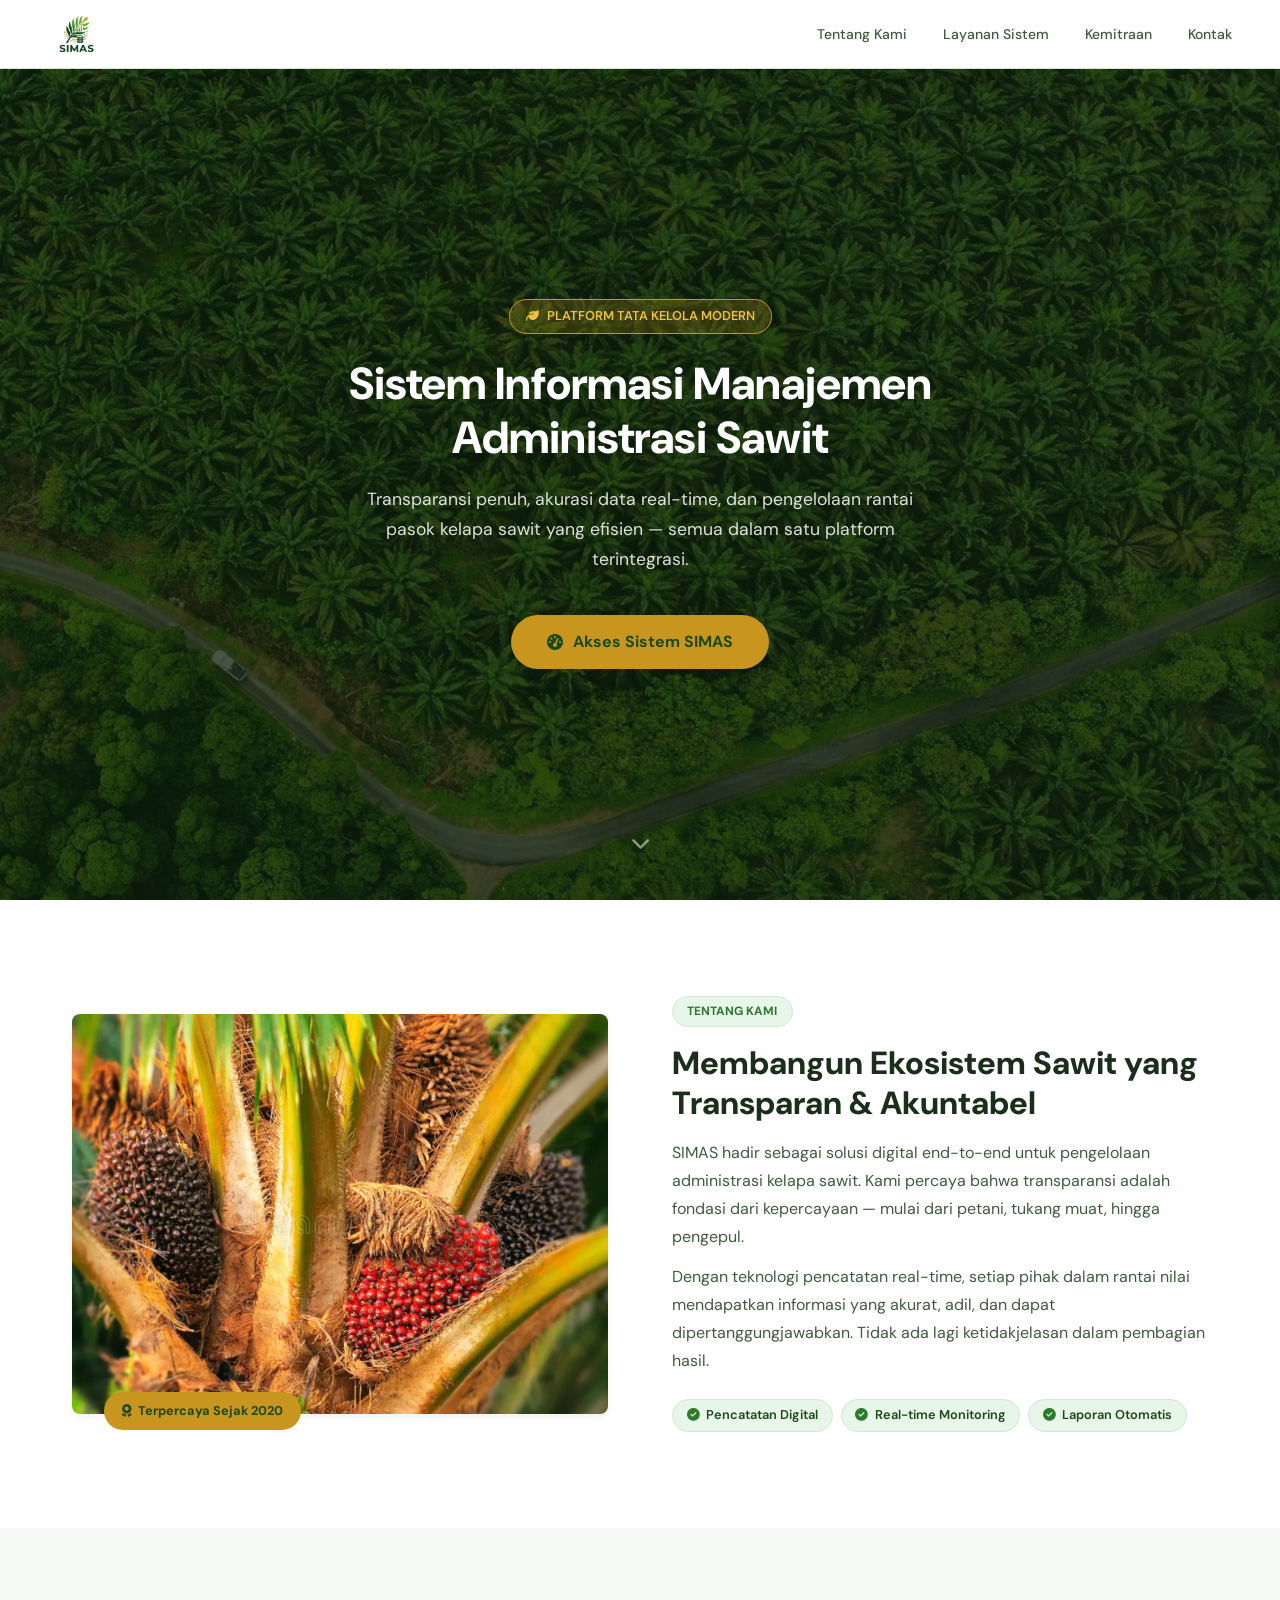
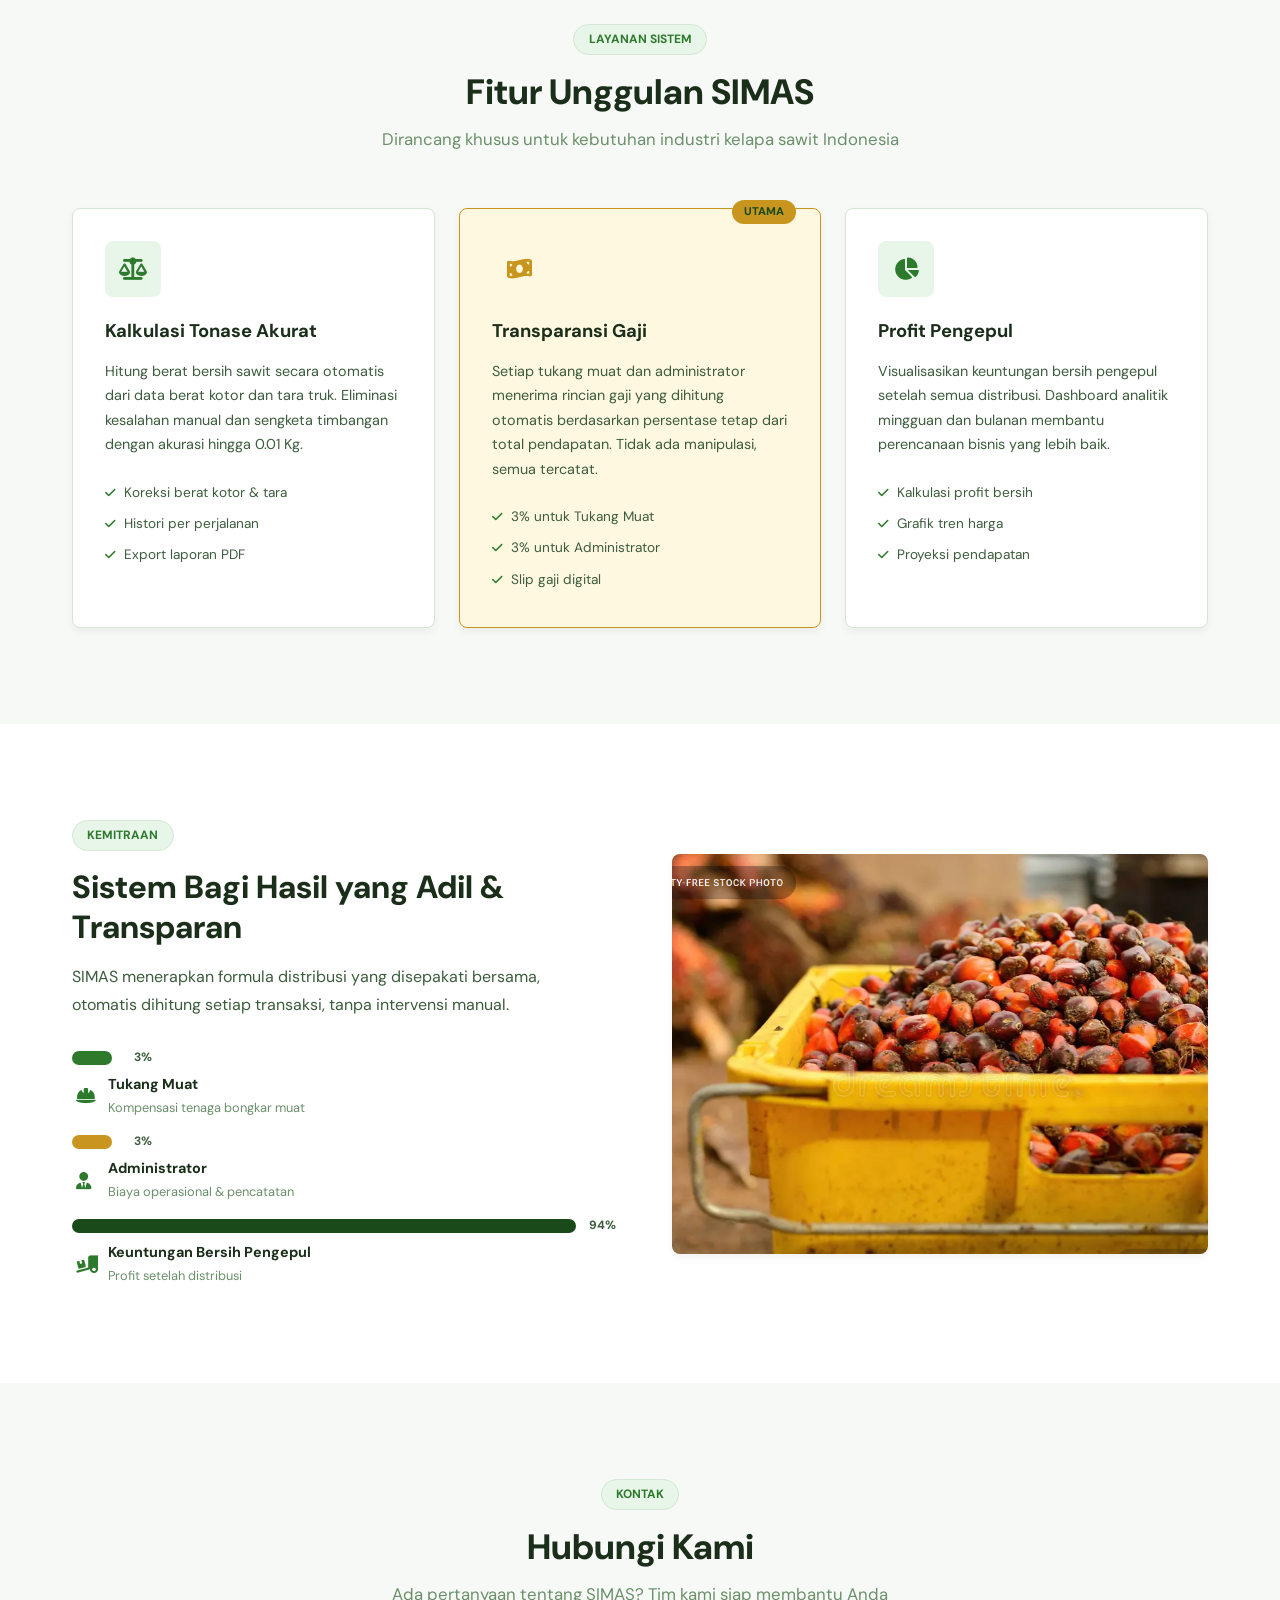
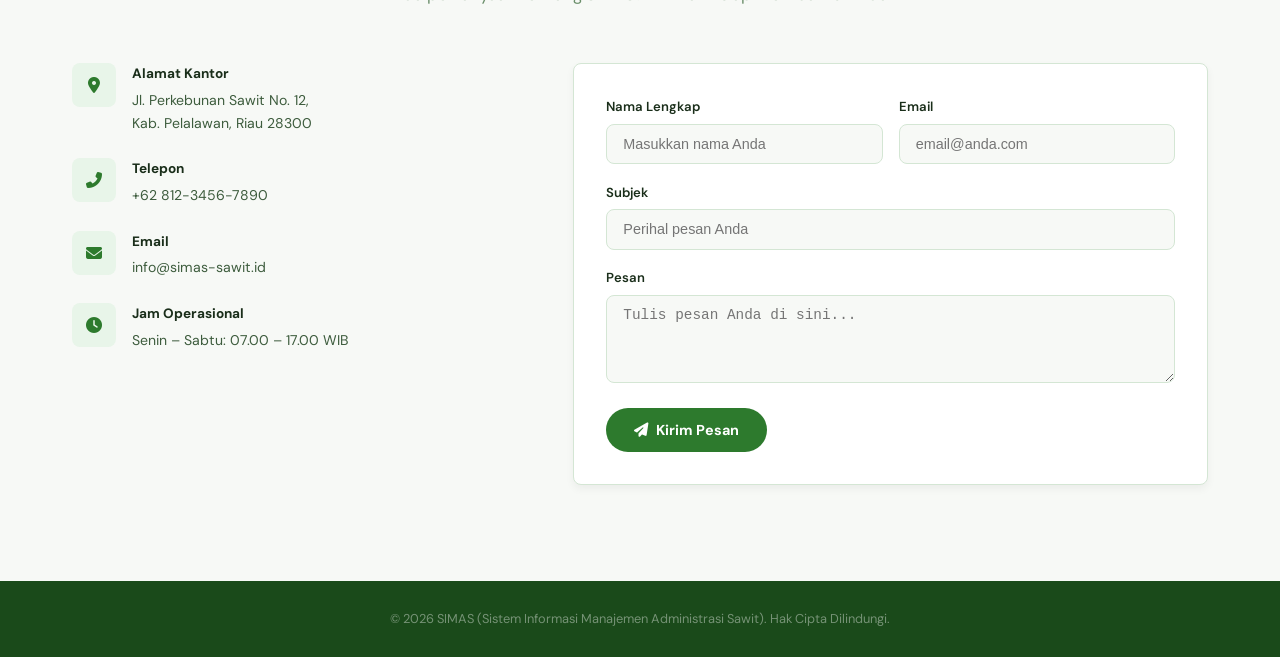
<file: index.html>
<!doctype html>
<html lang="id">
  <head>
    <meta charset="UTF-8" />
    <meta name="viewport" content="width=device-width, initial-scale=1.0" />
    <title>SIMAS – Sistem Informasi Manajemen Administrasi Sawit</title>
    <link rel="stylesheet" href="style.css" />
    <link
      rel="stylesheet"
      href="https://cdnjs.cloudflare.com/ajax/libs/font-awesome/6.5.0/css/all.min.css"
    />
    <link
      href="https://fonts.googleapis.com/css2?family=Playfair+Display:wght@700;800&family=DM+Sans:wght@300;400;500;600&display=swap"
      rel="stylesheet"
    />
  </head>
  <body>
    <!-- NAVBAR -->
    <header class="navbar" id="top">
      <div class="nav-inner">
        <a href="#top" class="nav-logo">
          <img src="logo-simas.png" />
        </a>
        <button class="nav-toggle" id="navToggle" aria-label="Toggle menu">
          <i class="fas fa-bars"></i>
        </button>
        <nav class="nav-links" id="navLinks">
          <a href="#tentang">Tentang Kami</a>
          <a href="#layanan">Layanan Sistem</a>
          <a href="#kemitraan">Kemitraan</a>
          <a href="#kontak">Kontak</a>
        </nav>
      </div>
    </header>

    <main>
      <!-- HERO -->
      <section class="hero" id="hero">
        <div class="hero-overlay"></div>
        <img
          src="atas-awan.jpg.jpeg"
          alt="Perkebunan Sawit"
          class="hero-bg-img"
        />
        <div class="hero-content">
          <span class="hero-badge"
            ><i class="fas fa-leaf"></i> Platform Tata Kelola Modern</span
          >
          <h1>Sistem Informasi Manajemen<br />Administrasi Sawit</h1>
          <p class="hero-sub">
            Transparansi penuh, akurasi data real-time, dan pengelolaan rantai
            pasok kelapa sawit yang efisien — semua dalam satu platform
            terintegrasi.
          </p>
          <a href="dashboard.html" class="btn-cta">
            <i class="fas fa-tachometer-alt"></i>
            Akses Sistem SIMAS
          </a>
        </div>
        <div class="hero-scroll-hint">
          <i class="fas fa-chevron-down"></i>
        </div>
      </section>

      <!-- TENTANG KAMI -->
      <section class="section" id="tentang">
        <div class="container">
          <div class="section-grid reverse">
            <div class="section-text">
              <span class="section-tag">Tentang Kami</span>
              <h2>Membangun Ekosistem Sawit yang Transparan & Akuntabel</h2>
              <p>
                SIMAS hadir sebagai solusi digital end-to-end untuk pengelolaan
                administrasi kelapa sawit. Kami percaya bahwa transparansi
                adalah fondasi dari kepercayaan — mulai dari petani, tukang
                muat, hingga pengepul.
              </p>
              <p>
                Dengan teknologi pencatatan real-time, setiap pihak dalam rantai
                nilai mendapatkan informasi yang akurat, adil, dan dapat
                dipertanggungjawabkan. Tidak ada lagi ketidakjelasan dalam
                pembagian hasil.
              </p>
              <div class="feature-pills">
                <span
                  ><i class="fas fa-check-circle"></i> Pencatatan Digital</span
                >
                <span
                  ><i class="fas fa-check-circle"></i> Real-time
                  Monitoring</span
                >
                <span
                  ><i class="fas fa-check-circle"></i> Laporan Otomatis</span
                >
              </div>
            </div>
            <div class="section-image">
              <img src="pohon-sawit.png" alt="Kebun Sawit" />
              <div class="img-badge">
                <i class="fas fa-award"></i> Terpercaya Sejak 2020
              </div>
            </div>
          </div>
        </div>
      </section>

      <!-- LAYANAN SISTEM -->
      <section class="section bg-light" id="layanan">
        <div class="container">
          <div class="section-header">
            <span class="section-tag">Layanan Sistem</span>
            <h2>Fitur Unggulan SIMAS</h2>
            <p>
              Dirancang khusus untuk kebutuhan industri kelapa sawit Indonesia
            </p>
          </div>
          <div class="cards-grid">
            <div class="feature-card">
              <div class="card-icon green">
                <i class="fas fa-balance-scale"></i>
              </div>
              <h3>Kalkulasi Tonase Akurat</h3>
              <p>
                Hitung berat bersih sawit secara otomatis dari data berat kotor
                dan tara truk. Eliminasi kesalahan manual dan sengketa timbangan
                dengan akurasi hingga 0.01 Kg.
              </p>
              <ul class="card-list">
                <li><i class="fas fa-check"></i> Koreksi berat kotor & tara</li>
                <li><i class="fas fa-check"></i> Histori per perjalanan</li>
                <li><i class="fas fa-check"></i> Export laporan PDF</li>
              </ul>
            </div>
            <div class="feature-card featured">
              <div class="card-badge">Utama</div>
              <div class="card-icon gold">
                <i class="fas fa-money-bill-wave"></i>
              </div>
              <h3>Transparansi Gaji</h3>
              <p>
                Setiap tukang muat dan administrator menerima rincian gaji yang
                dihitung otomatis berdasarkan persentase tetap dari total
                pendapatan. Tidak ada manipulasi, semua tercatat.
              </p>
              <ul class="card-list">
                <li><i class="fas fa-check"></i> 3% untuk Tukang Muat</li>
                <li><i class="fas fa-check"></i> 3% untuk Administrator</li>
                <li><i class="fas fa-check"></i> Slip gaji digital</li>
              </ul>
            </div>
            <div class="feature-card">
              <div class="card-icon green">
                <i class="fas fa-chart-pie"></i>
              </div>
              <h3>Profit Pengepul</h3>
              <p>
                Visualisasikan keuntungan bersih pengepul setelah semua
                distribusi. Dashboard analitik mingguan dan bulanan membantu
                perencanaan bisnis yang lebih baik.
              </p>
              <ul class="card-list">
                <li><i class="fas fa-check"></i> Kalkulasi profit bersih</li>
                <li><i class="fas fa-check"></i> Grafik tren harga</li>
                <li><i class="fas fa-check"></i> Proyeksi pendapatan</li>
              </ul>
            </div>
          </div>
        </div>
      </section>

      <!-- KEMITRAAN -->
      <section class="section" id="kemitraan">
        <div class="container">
          <div class="section-grid">
            <div class="section-text">
              <span class="section-tag">Kemitraan</span>
              <h2>Sistem Bagi Hasil yang Adil & Transparan</h2>
              <p>
                SIMAS menerapkan formula distribusi yang disepakati bersama,
                otomatis dihitung setiap transaksi, tanpa intervensi manual.
              </p>
              <div class="distribution-chart">
                <div class="dist-item">
                  <div
                    class="dist-bar"
                    style="--pct: 3%; --color: var(--green-mid)"
                  >
                    <span class="dist-pct">3%</span>
                  </div>
                  <div class="dist-label">
                    <i class="fas fa-hard-hat"></i>
                    <div>
                      <strong>Tukang Muat</strong>
                      <small>Kompensasi tenaga bongkar muat</small>
                    </div>
                  </div>
                </div>
                <div class="dist-item">
                  <div class="dist-bar" style="--pct: 3%; --color: var(--gold)">
                    <span class="dist-pct">3%</span>
                  </div>
                  <div class="dist-label">
                    <i class="fas fa-user-tie"></i>
                    <div>
                      <strong>Administrator</strong>
                      <small>Biaya operasional & pencatatan</small>
                    </div>
                  </div>
                </div>
                <div class="dist-item">
                  <div
                    class="dist-bar"
                    style="--pct: 94%; --color: var(--green-dark)"
                  >
                    <span class="dist-pct">94%</span>
                  </div>
                  <div class="dist-label">
                    <i class="fas fa-truck-loading"></i>
                    <div>
                      <strong>Keuntungan Bersih Pengepul</strong>
                      <small>Profit setelah distribusi</small>
                    </div>
                  </div>
                </div>
              </div>
            </div>
            <div class="section-image">
              <img src="keranjang-sawit.png" alt="Buah Sawit" />
            </div>
          </div>
        </div>
      </section>

      <!-- KONTAK -->
      <section class="section bg-light" id="kontak">
        <div class="container">
          <div class="section-header">
            <span class="section-tag">Kontak</span>
            <h2>Hubungi Kami</h2>
            <p>Ada pertanyaan tentang SIMAS? Tim kami siap membantu Anda</p>
          </div>
          <div class="contact-grid">
            <div class="contact-info">
              <div class="contact-item">
                <div class="contact-icon">
                  <i class="fas fa-map-marker-alt"></i>
                </div>
                <div>
                  <strong>Alamat Kantor</strong>
                  <p>
                    Jl. Perkebunan Sawit No. 12,<br />Kab. Pelalawan, Riau 28300
                  </p>
                </div>
              </div>
              <div class="contact-item">
                <div class="contact-icon"><i class="fas fa-phone-alt"></i></div>
                <div>
                  <strong>Telepon</strong>
                  <p>+62 812-3456-7890</p>
                </div>
              </div>
              <div class="contact-item">
                <div class="contact-icon"><i class="fas fa-envelope"></i></div>
                <div>
                  <strong>Email</strong>
                  <p>info@simas-sawit.id</p>
                </div>
              </div>
              <div class="contact-item">
                <div class="contact-icon"><i class="fas fa-clock"></i></div>
                <div>
                  <strong>Jam Operasional</strong>
                  <p>Senin – Sabtu: 07.00 – 17.00 WIB</p>
                </div>
              </div>
            </div>
            <form class="contact-form" onsubmit="return false;">
              <div class="form-row">
                <div class="form-group">
                  <label>Nama Lengkap</label>
                  <input type="text" class="NamaLengkap" placeholder="Masukkan nama Anda" />
                </div>
                <div class="form-group">
                  <label>Email</label>
                  <input type="email" class="Email" placeholder="email@anda.com" />
                </div>
              </div>
              <div class="form-group">
                <label>Subjek</label>
                <input type="text" class="Subjek" placeholder="Perihal pesan Anda" />
              </div>
              <div class="form-group">
                <label>Pesan</label>
                <textarea
                  rows="4"
                  class="Pesan"
                  placeholder="Tulis pesan Anda di sini..."
                ></textarea>
              </div>
              <button type="submit" class="btn-submit">
                <i class="fas fa-paper-plane"></i> Kirim Pesan
              </button>
            </form>
          </div>
        </div>
      </section>
    </main>

    <!-- FOOTER -->
    <footer class="footer">
      <div class="footer-bottom">
        <p>
          &copy; 2026 SIMAS (Sistem Informasi Manajemen Administrasi Sawit). Hak
          Cipta Dilindungi.
        </p>
      </div>
    </footer>

    <script src="script.js"></script>
  </body>
</html>
</file>
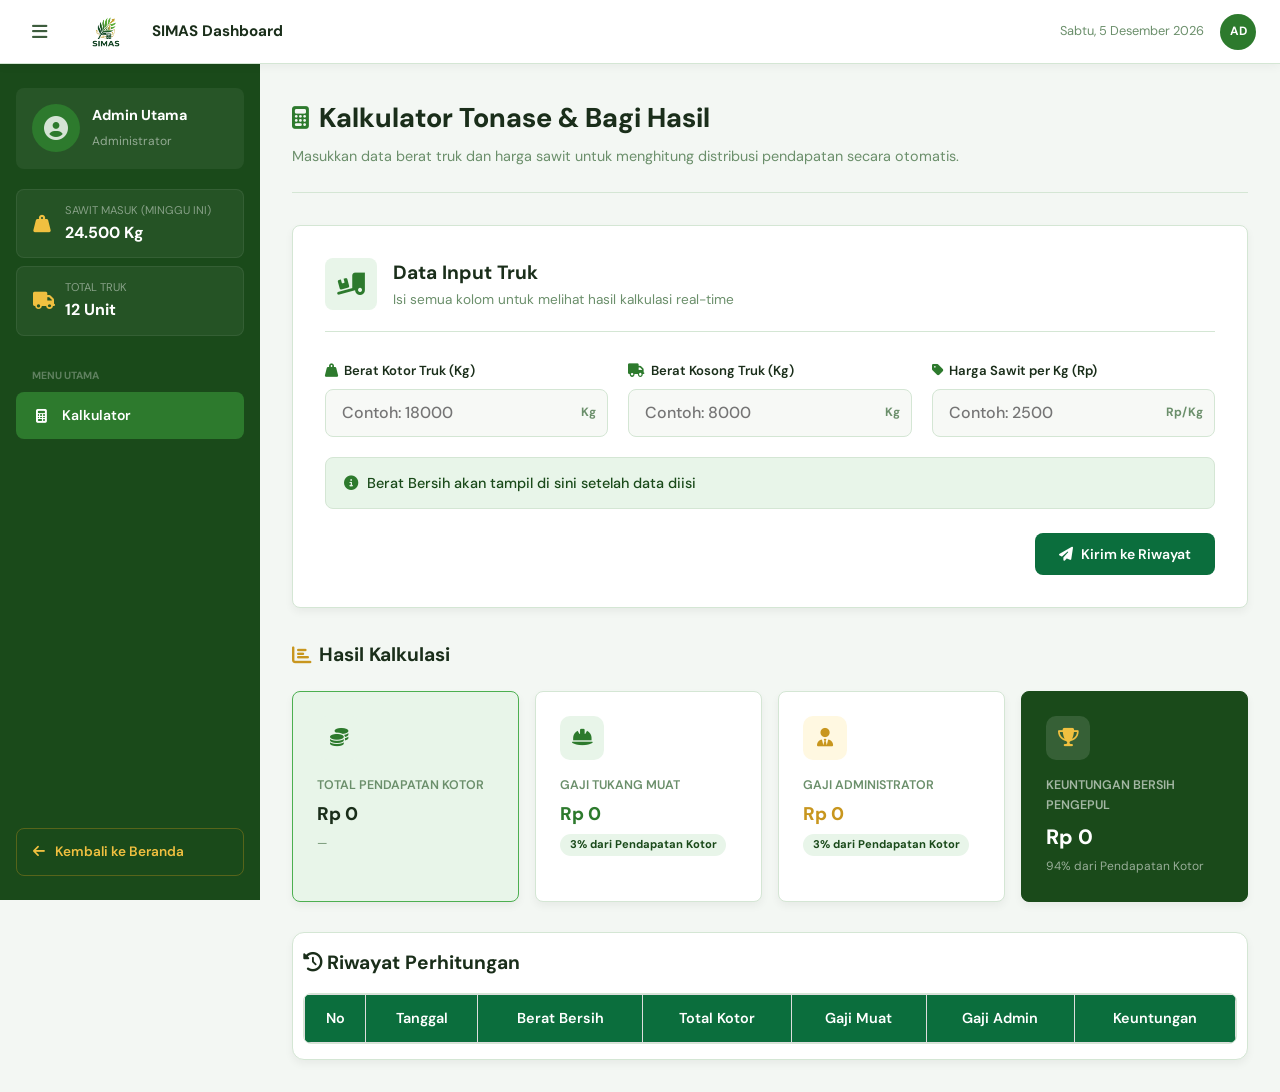
<file: dashboard.html>
<!doctype html>
<html lang="id">
  <head>
    <meta charset="UTF-8" />
    <meta name="viewport" content="width=device-width, initial-scale=1.0" />
    <title>Dashboard Kalkulator – SIMAS</title>
    <link rel="stylesheet" href="dashboard.css" />
    <link
      rel="stylesheet"
      href="https://cdnjs.cloudflare.com/ajax/libs/font-awesome/6.5.0/css/all.min.css"
    />
    <link
      href="https://fonts.googleapis.com/css2?family=Playfair+Display:wght@700;800&family=DM+Sans:wght@300;400;500;600&display=swap"
      rel="stylesheet"
    />
  </head>
  <body class="dashboard-page">
    <header class="dash-topbar">
      <button class="sidebar-toggle" id="sidebarToggle">
        <i class="fas fa-bars"></i>
      </button>
      <div class="dash-topbar-brand">
        <img src="logo-simas.png" alt="Logo SIMAS" />
        <span>SIMAS Dashboard</span>
      </div>
      <div class="dash-topbar-right">
        <span class="dash-date" id="dashDate"></span>
        <div class="dash-avatar">AD</div>
      </div>
    </header>

    <div class="dash-wrapper">
      <aside class="sidebar" id="sidebar">
        <div class="sidebar-profile">
          <div class="profile-avatar">
            <i class="fas fa-user-circle"></i>
          </div>
          <div class="profile-info">
            <strong>Admin Utama</strong>
            <small>Administrator</small>
          </div>
        </div>

        <div class="sidebar-stats">
          <div class="sstat">
            <i class="fas fa-weight-hanging"></i>
            <div>
              <small>Sawit Masuk (Minggu Ini)</small>
              <strong>24.500 Kg</strong>
            </div>
          </div>
          <div class="sstat">
            <i class="fas fa-truck"></i>
            <div>
              <small>Total Truk</small>
              <strong>12 Unit</strong>
            </div>
          </div>
        </div>

        <nav class="sidebar-nav">
          <p class="nav-section-label">Menu Utama</p>
          <a href="#" class="snav-item active">
            <i class="fas fa-calculator"></i> Kalkulator
          </a>
        </nav>

        <a href="index.html" class="sidebar-back-btn">
          <i class="fas fa-arrow-left"></i> Kembali ke Beranda
        </a>
      </aside>

      <main class="dash-main">
        <div class="dash-page-header">
          <div>
            <h1>
              <i class="fas fa-calculator"></i> Kalkulator Tonase & Bagi Hasil
            </h1>
            <p>
              Masukkan data berat truk dan harga sawit untuk menghitung
              distribusi pendapatan secara otomatis.
            </p>
          </div>
        </div>

        <section class="calc-section">
          <div class="calc-form-card">
            <div class="calc-form-header">
              <i class="fas fa-truck-loading"></i>
              <div>
                <h2>Data Input Truk</h2>
                <p>Isi semua kolom untuk melihat hasil kalkulasi real-time</p>
              </div>
            </div>

            <div class="calc-inputs">
              <div class="input-group-dash">
                <label for="beratKotor">
                  <i class="fas fa-weight-hanging"></i> Berat Kotor Truk (Kg)
                </label>
                <div class="input-wrap">
                  <input
                    type="number"
                    id="beratKotor"
                    placeholder="Contoh: 18000"
                    min="0"
                  />
                  <span class="input-unit">Kg</span>
                </div>
              </div>
              <div class="input-group-dash">
                <label for="beratKosong">
                  <i class="fas fa-truck"></i> Berat Kosong Truk (Kg)
                </label>
                <div class="input-wrap">
                  <input
                    type="number"
                    id="beratKosong"
                    placeholder="Contoh: 8000"
                    min="0"
                  />
                  <span class="input-unit">Kg</span>
                </div>
              </div>
              <div class="input-group-dash">
                <label for="hargaPerKg">
                  <i class="fas fa-tag"></i> Harga Sawit per Kg (Rp)
                </label>
                <div class="input-wrap">
                  <input
                    type="number"
                    id="hargaPerKg"
                    placeholder="Contoh: 2500"
                    min="0"
                  />
                  <span class="input-unit">Rp/Kg</span>
                </div>
              </div>
            </div>

            <div class="calc-berat-bersih" id="beratBersihDisplay">
              <i class="fas fa-info-circle"></i>
              <span>Berat Bersih akan tampil di sini setelah data diisi</span>
            </div>

            <div class="calc-btn-area">
              <button id="btnKirim" class="btn-kirim">
                <i class="fas fa-paper-plane"></i> Kirim ke Riwayat
              </button>
            </div>
          </div>
        </section>

        <section class="results-section" id="resultsSection">
          <h2 class="results-title">
            <i class="fas fa-chart-bar"></i> Hasil Kalkulasi
          </h2>
          <div class="results-grid">
            <div class="result-card primary-card">
              <div class="result-icon"><i class="fas fa-coins"></i></div>
              <div class="result-body">
                <span class="result-label">Total Pendapatan Kotor</span>
                <span class="result-value" id="totalKotor">Rp 0</span>
                <span class="result-sub" id="totalKotorSub">—</span>
              </div>
            </div>
            <div class="result-card">
              <div class="result-icon green">
                <i class="fas fa-hard-hat"></i>
              </div>
              <div class="result-body">
                <span class="result-label">Gaji Tukang Muat</span>
                <span class="result-value green" id="gajiMuat">Rp 0</span>
                <span class="result-badge">3% dari Pendapatan Kotor</span>
              </div>
            </div>
            <div class="result-card">
              <div class="result-icon gold">
                <i class="fas fa-user-tie"></i>
              </div>
              <div class="result-body">
                <span class="result-label">Gaji Administrator</span>
                <span class="result-value gold" id="gajiAdmin">Rp 0</span>
                <span class="result-badge">3% dari Pendapatan Kotor</span>
              </div>
            </div>
            <div class="result-card profit-card">
              <div class="result-icon dark"><i class="fas fa-trophy"></i></div>
              <div class="result-body">
                <span class="result-label">Keuntungan Bersih Pengepul</span>
                <span class="result-value big" id="keuntunganBersih">Rp 0</span>
                <span class="result-sub" id="keuntunganSub"
                  >94% dari Pendapatan Kotor</span
                >
              </div>
            </div>
          </div>

          <!-- Sebelum: langsung <table ...> -->
          <!-- Sesudah: Bungkus dengan div table-responsive -->
          <section class="history-section">
            <h2><i class="fas fa-history"></i> Riwayat Perhitungan</h2>

            <!-- BUNGKUS DI SINI -->
            <div class="table-responsive">
              <table class="history-table">
                <thead>
                  <tr>
                    <th>No</th>
                    <th>Tanggal</th>
                    <th>Berat Bersih</th>
                    <th>Total Kotor</th>
                    <th>Gaji Muat</th>
                    <th>Gaji Admin</th>
                    <th>Keuntungan</th>
                  </tr>
                </thead>
                <tbody id="historyBody"></tbody>
              </table>
            </div>
            <!-- BATAS BUNGKUS -->
          </section>
        </section>
      </main>
    </div>

    <script src="script.js"></script>
  </body>
</html>
</file>
<file: style.css>
/* === CSS VARIABLES === */
:root {
  --green-dark: #1a4a1a;
  --green-mid: #2d7a2d;
  --green-light: #4caf50;
  --green-pale: #e8f5e9;
  --gold: #c8961e;
  --gold-light: #f0c040;
  --gold-pale: #fff8e1;
  --white: #ffffff;
  --off-white: #f7f9f6;
  --text-dark: #1a2e1a;
  --text-mid: #3d5c3d;
  --text-light: #6b8f6b;
  --border: #d4e6d4;
  --shadow: 0 4px 8px rgba(0, 0, 0, 0.05);
  --radius: 8px;
  --transition: 0.3s ease;
  --font-body: "DM Sans", system-ui, sans-serif;
}

/* === RESET & BASE === */
*,
*::before,
*::after {
  box-sizing: border-box;
  margin: 0;
  padding: 0;
}
html {
  scroll-behavior: smooth;
  font-size: 16px;
}
body {
  font-family: var(--font-body);
  color: var(--text-dark);
  background: var(--white);
  line-height: 1.6;
}
img {
  max-width: 100%;
  display: block;
}
a {
  text-decoration: none;
  color: inherit;
}
button {
  cursor: pointer;
  border: none;
  background: none;
  font-family: inherit;
}

/* === NAVBAR === */
.navbar {
  position: fixed;
  top: 0;
  left: 0;
  right: 0;
  z-index: 1000;
  background: var(--white);
  border-bottom: 1px solid var(--border);
  box-shadow: 0 2px 10px rgba(0, 0, 0, 0.05);
}
.nav-inner {
  max-width: 1300px;
  margin: 0 auto;
  padding: 0 2rem;
  height: 68px;
  display: flex;
  align-items: center;
  justify-content: space-between;
  /* gap: 2rem; */
}
.nav-logo img {
  height: 48px;
  width: auto;
  object-fit: contain;
}
.nav-links {
  display: flex;
  align-items: center;
  gap: 0.25rem;
}
.nav-links a {
  font-size: 0.875rem;
  font-weight: 500;
  color: var(--text-mid);
  padding: 0.5rem 1rem;
  border-radius: 8px;
  transition: var(--transition);
}
.nav-links a:hover {
  color: var(--green-mid);
  background: var(--green-pale);
}
.nav-toggle {
  display: none;
  font-size: 1.25rem;
  color: var(--green-dark);
  padding: 0.5rem;
}
.nav-toggle:hover {
  background: var(--green-pale);
  color: var(--green-mid);
  border-radius: 10px;
}

/* === HERO === */
.hero {
  position: relative;
  min-height: 100vh;
  display: flex;
  align-items: center;
  justify-content: center;
  overflow: hidden;
  padding-top: 68px;
}
.hero-bg-img {
  position: absolute;
  inset: 0;
  width: 100%;
  height: 100%;
  object-fit: cover;
  object-position: center;
}
.hero-overlay {
  position: absolute;
  inset: 0;
  background: rgba(
    10,
    30,
    10,
    0.75
  ); /* Mengganti gradien rumit menjadi warna transparan solid */
  z-index: 1;
}
.hero-content {
  position: relative;
  z-index: 2;
  text-align: center;
  max-width: 760px;
  padding: 2rem;
}
.hero-badge {
  display: inline-flex;
  align-items: center;
  gap: 0.5rem;
  background: rgba(200, 150, 30, 0.2);
  border: 1px solid var(--gold);
  color: var(--gold-light);
  font-size: 0.8rem;
  font-weight: 600;
  text-transform: uppercase;
  padding: 0.4rem 1rem;
  border-radius: 100px;
  margin-bottom: 1.5rem;
}
.hero-content h1 {
  font-size: 2.8rem; /* Menyederhanakan fungsi clamp() */
  font-weight: 800;
  color: var(--white);
  line-height: 1.2;
  margin-bottom: 1.25rem;
}
.hero-sub {
  font-size: 1.1rem;
  color: rgba(255, 255, 255, 0.85);
  max-width: 560px;
  margin: 0 auto 2.5rem;
  line-height: 1.7;
}
.btn-cta {
  display: inline-flex;
  align-items: center;
  gap: 0.6rem;
  background: var(--gold);
  color: var(--green-dark);
  font-weight: 700;
  font-size: 1rem;
  padding: 0.9rem 2.25rem;
  border-radius: 100px;
  transition: var(--transition);
}
.btn-cta:hover {
  background: var(--gold-light);
}
.hero-scroll-hint {
  position: absolute;
  bottom: 2.5rem;
  left: 50%;
  transform: translateX(-50%);
  z-index: 2;
  color: rgba(255, 255, 255, 0.5);
  font-size: 1.2rem;
}

/* === SECTIONS === */
.section {
  padding: 6rem 0;
}
.section.bg-light {
  background: var(--off-white);
}
.container {
  max-width: 1200px;
  margin: 0 auto;
  padding: 0 2rem;
}
.section-header {
  text-align: center;
  max-width: 560px;
  margin: 0 auto 3.5rem;
}
.section-tag {
  display: inline-block;
  font-size: 0.75rem;
  font-weight: 700;
  text-transform: uppercase;
  color: var(--green-mid);
  background: var(--green-pale);
  border: 1px solid var(--border);
  padding: 0.3rem 0.9rem;
  border-radius: 100px;
  margin-bottom: 0.9rem;
}
.section-header h2 {
  font-size: 2.2rem;
  font-weight: 800;
  color: var(--text-dark);
  line-height: 1.25;
  margin-bottom: 0.75rem;
}
.section-header p {
  color: var(--text-light);
  font-size: 1.05rem;
}

/* SECTION GRID */
.section-grid {
  display: grid;
  grid-template-columns: 1fr 1fr;
  gap: 4rem;
  align-items: center;
}
.section-grid.reverse {
  direction: rtl;
}
.section-grid.reverse > * {
  direction: ltr;
}
.section-text .section-tag {
  margin-bottom: 1rem;
}
.section-text h2 {
  font-size: 2rem;
  font-weight: 800;
  line-height: 1.25;
  color: var(--text-dark);
  margin-bottom: 1rem;
}
.section-text p {
  color: var(--text-mid);
  margin-bottom: 0.75rem;
  line-height: 1.75;
}
.feature-pills {
  display: flex;
  flex-wrap: wrap;
  gap: 0.5rem;
  margin-top: 1.5rem;
}
.feature-pills span {
  display: inline-flex;
  align-items: center;
  gap: 0.4rem;
  background: var(--green-pale);
  border: 1px solid var(--border);
  color: var(--green-dark);
  font-size: 0.8rem;
  font-weight: 600;
  padding: 0.35rem 0.85rem;
  border-radius: 100px;
}
.feature-pills span i {
  color: var(--green-mid);
}
.section-image {
  position: relative;
}
.section-image img {
  width: 100%;
  height: 400px;
  object-fit: cover;
  border-radius: var(--radius);
  box-shadow: var(--shadow);
}
.img-badge {
  position: absolute;
  bottom: -1rem;
  left: 2rem;
  background: var(--gold);
  color: var(--green-dark);
  font-size: 0.8rem;
  font-weight: 700;
  padding: 0.55rem 1.1rem;
  border-radius: 100px;
  display: flex;
  align-items: center;
  gap: 0.4rem;
}

/* FEATURE CARDS */
.cards-grid {
  display: grid;
  grid-template-columns: repeat(3, 1fr);
  gap: 1.5rem;
}
.feature-card {
  background: var(--white);
  border: 1px solid var(--border);
  border-radius: var(--radius);
  padding: 2rem;
  position: relative;
  transition: var(--transition);
  box-shadow: var(--shadow);
}
.feature-card:hover {
  border-color: var(
    --green-light
  ); /* Menghapus efek geser translateY yang berlebih */
}
.feature-card.featured {
  border-color: var(--gold);
  background: var(--gold-pale);
}
.card-badge {
  position: absolute;
  top: -0.6rem;
  right: 1.5rem;
  background: var(--gold);
  color: var(--green-dark);
  font-size: 0.7rem;
  font-weight: 800;
  text-transform: uppercase;
  padding: 0.2rem 0.75rem;
  border-radius: 100px;
}
.card-icon {
  width: 56px;
  height: 56px;
  border-radius: var(--radius);
  display: flex;
  align-items: center;
  justify-content: center;
  font-size: 1.4rem;
  margin-bottom: 1.25rem;
}
.card-icon.green {
  background: var(--green-pale);
  color: var(--green-mid);
}
.card-icon.gold {
  background: var(--gold-pale);
  color: var(--gold);
}
.feature-card h3 {
  font-size: 1.15rem;
  font-weight: 700;
  color: var(--text-dark);
  margin-bottom: 0.75rem;
}
.feature-card p {
  font-size: 0.9rem;
  color: var(--text-mid);
  line-height: 1.7;
  margin-bottom: 1.25rem;
}
.card-list {
  list-style: none;
}
.card-list li {
  display: flex;
  align-items: center;
  gap: 0.5rem;
  font-size: 0.85rem;
  color: var(--text-mid);
  padding: 0.3rem 0;
}
.card-list i {
  color: var(--green-mid);
  font-size: 0.75rem;
}

/* DISTRIBUTION CHART */
.distribution-chart {
  margin-top: 2rem;
  display: flex;
  flex-direction: column;
  gap: 1rem;
}
.dist-item {
  display: flex;
  flex-direction: column;
  gap: 0.5rem;
}
.dist-bar {
  height: 14px;
  border-radius: 100px;
  background: var(--color, var(--green-mid));
  width: var(--pct, 50%);
  min-width: 40px;
  position: relative;
}
.dist-pct {
  position: absolute;
  right: -2.5rem;
  top: 50%;
  transform: translateY(-50%);
  font-size: 0.75rem;
  font-weight: 700;
  color: var(--text-mid);
}
.dist-label {
  display: flex;
  align-items: center;
  gap: 0.75rem;
  font-size: 0.9rem;
  padding-left: 0.25rem;
}
.dist-label i {
  color: var(--green-mid);
  font-size: 1.1rem;
  width: 20px;
}
.dist-label strong {
  display: block;
  color: var(--text-dark);
}
.dist-label small {
  color: var(--text-light);
  font-size: 0.8rem;
}

/* CONTACT */
.contact-grid {
  display: grid;
  grid-template-columns: 1fr 1.4fr;
  gap: 3rem;
  align-items: start;
}
.contact-info {
  display: flex;
  flex-direction: column;
  gap: 1.5rem;
}
.contact-item {
  display: flex;
  gap: 1rem;
  align-items: flex-start;
}
.contact-icon {
  width: 44px;
  height: 44px;
  border-radius: var(--radius);
  background: var(--green-pale);
  color: var(--green-mid);
  display: flex;
  align-items: center;
  justify-content: center;
  font-size: 1rem;
  flex-shrink: 0;
}
.contact-item strong {
  display: block;
  font-size: 0.85rem;
  font-weight: 700;
  color: var(--text-dark);
  margin-bottom: 0.25rem;
}
.contact-item p {
  font-size: 0.88rem;
  color: var(--text-mid);
  line-height: 1.6;
}

.contact-form {
  background: var(--white);
  border: 1px solid var(--border);
  border-radius: var(--radius);
  padding: 2rem;
  box-shadow: var(--shadow);
}
.form-row {
  display: grid;
  grid-template-columns: 1fr 1fr;
  gap: 1rem;
}
.form-group {
  margin-bottom: 1.1rem;
}
.form-group label {
  display: block;
  font-size: 0.82rem;
  font-weight: 600;
  color: var(--text-dark);
  margin-bottom: 0.4rem;
}
.form-group input,
.form-group textarea {
  width: 100%;
  padding: 0.7rem 1rem;
  border: 1px solid var(--border);
  border-radius: var(--radius);
  font-size: 0.9rem;
  color: var(--text-dark);
  background: var(--off-white);
  outline: none;
  resize: vertical;
}
.form-group input:focus,
.form-group textarea:focus {
  border-color: var(--green-mid);
  background: var(--white);
}
.btn-submit {
  display: inline-flex;
  align-items: center;
  gap: 0.5rem;
  background: var(--green-mid);
  color: var(--white);
  font-weight: 700;
  font-size: 0.9rem;
  padding: 0.8rem 1.75rem;
  border-radius: 100px;
  transition: var(--transition);
}
.btn-submit:hover {
  background: var(--green-light);
}

/* === FOOTER === */
.footer {
  background: var(--green-dark);
  padding: 0.5rem;
}
.footer-bottom {
  text-align: center;
  padding: 1.25rem 2rem;
  font-size: 0.8rem;
  color: rgba(255, 255, 255, 0.4);
}

/* === RESPONSIVE MEDIA QUERIES === */
@media (max-width: 900px) {
  .cards-grid {
    grid-template-columns: 1fr 1fr;
  }
  .section-grid {
    grid-template-columns: 1fr;
    gap: 2.5rem;
  }
  .section-grid.reverse {
    direction: ltr;
  }
  .contact-grid {
    grid-template-columns: 1fr;
  }
}

@media (max-width: 640px) {
  .nav-links {
    display: none;
    position: fixed;
    top: 68px;
    left: 0;
    right: 0;
    background: var(--white);
    flex-direction: column;
    align-items: stretch;
    padding: 1rem;
    border-bottom: 1px solid var(--border);
    gap: 0;
  }
  .nav-links.open {
    display: flex;
  }
  .nav-links a {
    padding: 0.75rem 1rem;
    border-radius: var(--radius);
  }
  .nav-toggle {
    display: block;
  }
  .cards-grid {
    grid-template-columns: 1fr;
  }
  .form-row {
    grid-template-columns: 1fr;
  }
  .section {
    padding: 4rem 0;
  }
  .hero-content h1 {
    font-size: 2rem;
  }
}
</file>
<file: dashboard.css>
/* === CSS VARIABLES === */
:root {
  --green-dark: #1a4a1a;
  --green-mid: #2d7a2d;
  --green-light: #4caf50;
  --green-pale: #e8f5e9;
  --gold: #c8961e;
  --gold-light: #f0c040;
  --gold-pale: #fff8e1;
  --white: #ffffff;
  --off-white: #f7f9f6;
  --text-dark: #1a2e1a;
  --text-mid: #3d5c3d;
  --text-light: #6b8f6b;
  --border: #d4e6d4;
  --shadow: 0 4px 8px rgba(0, 0, 0, 0.05);
  --radius: 8px;
  --transition: 0.3s ease;
  --font-body: "DM Sans", system-ui, sans-serif;
}

/* === RESET & BASE === */
*,
*::before,
*::after {
  box-sizing: border-box;
  margin: 0;
  padding: 0;
}
body {
  font-family: var(--font-body);
  color: var(--text-dark);
  background: #f3f7f3;
  line-height: 1.6;
}
input,
textarea,
select {
  font-family: inherit;
}
button {
  cursor: pointer;
  border: none;
  background: none;
  font-family: inherit;
}

/* === DASHBOARD GLOBAL === */
.dashboard-page {
  background: #f3f7f3;
}

.dash-topbar {
  position: fixed;
  top: 0;
  left: 0;
  right: 0;
  height: 64px;
  background: var(--white);
  border-bottom: 1px solid var(--border);
  display: flex;
  align-items: center;
  padding: 0 1.5rem;
  gap: 1rem;
  z-index: 1000;
  box-shadow: 0 2px 10px rgba(0, 0, 0, 0.05);
}
.sidebar-toggle {
  font-size: 1.1rem;
  color: var(--text-mid);
  padding: 0.5rem;
  border-radius: 8px;
  transition: var(--transition);
}
.sidebar-toggle:hover {
  background: var(--green-pale);
  color: var(--green-mid);
}
.dash-topbar-brand {
  display: flex;
  align-items: center;
  gap: 0.75rem;
  font-weight: 700;
  font-size: 0.95rem;
  color: var(--text-dark);
}
.dash-topbar-brand img {
  height: 38px;
  width: auto;
}
.dash-topbar-right {
  margin-left: auto;
  display: flex;
  align-items: center;
  gap: 1rem;
}
.dash-date {
  font-size: 0.8rem;
  color: var(--text-light);
}
.dash-avatar {
  width: 36px;
  height: 36px;
  border-radius: 50%;
  background: var(--green-mid);
  color: var(--white);
  font-weight: 700;
  font-size: 0.75rem;
  display: flex;
  align-items: center;
  justify-content: center;
}

.dash-wrapper {
  display: flex;
  min-height: 100vh;
  padding-top: 64px;
}

/* SIDEBAR */
.sidebar {
  width: 260px;
  min-height: calc(100vh - 64px);
  background: var(--green-dark);
  padding: 1.5rem 1rem;
  display: flex;
  flex-direction: column;
  position: fixed;
  top: 64px;
  left: 0;
  bottom: 0;
  overflow-y: auto;
  transition: transform var(--transition);
  z-index: 900;
}
.sidebar-profile {
  display: flex;
  align-items: center;
  gap: 0.75rem;
  padding: 1rem;
  background: rgba(255, 255, 255, 0.06);
  border-radius: var(--radius);
  margin-bottom: 1.25rem;
}
.profile-avatar {
  width: 48px;
  height: 48px;
  border-radius: 50%;
  background: var(--green-mid);
  display: flex;
  align-items: center;
  justify-content: center;
  font-size: 1.5rem;
  color: rgba(255, 255, 255, 0.8);
  flex-shrink: 0;
}
.profile-info strong {
  display: block;
  font-size: 0.9rem;
  font-weight: 700;
  color: var(--white);
}
.profile-info small {
  font-size: 0.75rem;
  color: rgba(255, 255, 255, 0.5);
}

.sidebar-stats {
  display: flex;
  flex-direction: column;
  gap: 0.5rem;
  margin-bottom: 1.5rem;
}
.sstat {
  display: flex;
  align-items: center;
  gap: 0.75rem;
  padding: 0.75rem 1rem;
  background: rgba(255, 255, 255, 0.05);
  border-radius: var(--radius);
  border: 1px solid rgba(255, 255, 255, 0.07);
}
.sstat i {
  color: var(--gold-light);
  font-size: 1.1rem;
  width: 20px;
}
.sstat small {
  display: block;
  font-size: 0.7rem;
  color: rgba(255, 255, 255, 0.45);
  text-transform: uppercase;
}
.sstat strong {
  font-size: 1rem;
  font-weight: 700;
  color: var(--white);
}

.nav-section-label {
  font-size: 0.65rem;
  font-weight: 700;
  text-transform: uppercase;
  color: rgba(255, 255, 255, 0.3);
  padding: 0.5rem 1rem 0.25rem;
}
.sidebar-nav {
  display: flex;
  flex-direction: column;
  gap: 0.25rem;
  margin-bottom: auto;
}
.snav-item {
  display: flex;
  align-items: center;
  gap: 0.75rem;
  padding: 0.75rem 1rem;
  border-radius: var(--radius);
  font-size: 0.875rem;
  font-weight: 500;
  color: rgba(255, 255, 255, 0.55);
  transition: var(--transition);
  text-decoration: none;
}
.snav-item:hover {
  background: rgba(255, 255, 255, 0.08);
  color: var(--white);
}
.snav-item.active {
  background: var(--green-mid);
  color: var(--white);
  font-weight: 600;
}
.snav-item i {
  width: 18px;
  text-align: center;
}

.sidebar-back-btn {
  display: flex;
  align-items: center;
  gap: 0.6rem;
  padding: 0.75rem 1rem;
  margin-top: 1.5rem;
  border-radius: var(--radius);
  font-size: 0.85rem;
  font-weight: 600;
  color: var(--gold-light);
  border: 1px solid rgba(200, 150, 30, 0.35);
  transition: var(--transition);
  text-decoration: none;
}
.sidebar-back-btn:hover {
  background: rgba(200, 150, 30, 0.12);
}

/* DASHBOARD MAIN */
.dash-main {
  margin-left: 260px;
  padding: 2rem;
  flex: 1;
  min-width: 0;
}
.dash-page-header {
  margin-bottom: 2rem;
  padding-bottom: 1.5rem;
  border-bottom: 1px solid var(--border);
}
.dash-page-header h1 {
  font-size: 1.7rem;
  font-weight: 800;
  color: var(--text-dark);
  display: flex;
  align-items: center;
  gap: 0.6rem;
  margin-bottom: 0.35rem;
}
.dash-page-header h1 i {
  color: var(--green-mid);
  font-size: 1.4rem;
}
.dash-page-header p {
  color: var(--text-light);
  font-size: 0.9rem;
}

/* CALC FORM CARD */
.calc-section {
  margin-bottom: 2rem;
}
.calc-form-card {
  background: var(--white);
  border: 1px solid var(--border);
  border-radius: var(--radius);
  padding: 2rem;
  box-shadow: var(--shadow);
}
.calc-form-header {
  display: flex;
  align-items: center;
  gap: 1rem;
  margin-bottom: 1.75rem;
  padding-bottom: 1.25rem;
  border-bottom: 1px solid var(--border);
}
.calc-form-header i {
  width: 52px;
  height: 52px;
  border-radius: var(--radius);
  background: var(--green-pale);
  color: var(--green-mid);
  font-size: 1.4rem;
  display: flex;
  align-items: center;
  justify-content: center;
}
.calc-form-header h2 {
  font-size: 1.2rem;
  font-weight: 700;
  color: var(--text-dark);
}
.calc-form-header p {
  font-size: 0.85rem;
  color: var(--text-light);
}
.calc-inputs {
  display: grid;
  grid-template-columns: repeat(3, 1fr);
  gap: 1.25rem;
  margin-bottom: 1.25rem;
}
.input-group-dash label {
  display: flex;
  align-items: center;
  gap: 0.4rem;
  font-size: 0.82rem;
  font-weight: 600;
  color: var(--text-dark);
  margin-bottom: 0.5rem;
}
.input-group-dash label i {
  color: var(--green-mid);
}
.input-wrap {
  position: relative;
}
.input-wrap input {
  width: 100%;
  padding: 0.8rem 1rem;
  padding-right: 3rem;
  border: 1.5px solid var(--border);
  border-radius: var(--radius);
  font-size: 1rem;
  font-weight: 500;
  color: var(--text-dark);
  background: var(--off-white);
  outline: none;
}
.input-wrap input:focus {
  border-color: var(--green-mid);
  background: var(--white);
}
.input-unit {
  position: absolute;
  right: 0.75rem;
  top: 50%;
  transform: translateY(-50%);
  font-size: 0.75rem;
  font-weight: 700;
  color: var(--text-light);
  pointer-events: none;
}

.calc-berat-bersih {
  display: flex;
  align-items: center;
  gap: 0.6rem;
  padding: 0.85rem 1.1rem;
  background: var(--green-pale);
  border: 1px solid var(--border);
  border-radius: var(--radius);
  font-size: 0.9rem;
  color: var(--green-dark);
  font-weight: 500;
}
.calc-berat-bersih i {
  color: var(--green-mid);
}

/* === BUTTON & HISTORY STYLE === */
.calc-btn-area {
  margin-top: 1.5rem;
  display: flex;
  justify-content: flex-end; /* Rata Kanan */
}

.btn-kirim {
  background: #0b6e3d;
  color: white;
  border: none;
  padding: 12px 24px;
  border-radius: 8px;
  cursor: pointer;
  font-size: 14px;
  font-weight: 600;
  display: flex;
  align-items: center;
  gap: 0.5rem;
  transition: var(--transition);
}

.btn-kirim:hover {
  background: #095a31;
}

/* RESULTS */
.results-title {
  font-size: 1.2rem;
  font-weight: 700;
  color: var(--text-dark);
  display: flex;
  align-items: center;
  gap: 0.5rem;
  margin-bottom: 1.25rem;
}
.results-title i {
  color: var(--gold);
}
.results-grid {
  display: grid;
  grid-template-columns: repeat(4, 1fr);
  gap: 1rem;
  margin-bottom: 1.5rem;
}
.result-card {
  background: var(--white);
  border: 1px solid var(--border);
  border-radius: var(--radius);
  padding: 1.5rem;
  display: flex;
  flex-direction: column;
  gap: 1rem;
  box-shadow: var(--shadow);
}
.result-card.primary-card {
  background: var(--green-pale);
  border-color: var(--green-light);
}
.result-card.profit-card {
  background: var(--green-dark);
  border-color: var(--green-dark);
}
.result-icon {
  width: 44px;
  height: 44px;
  border-radius: 10px;
  background: var(--green-pale);
  color: var(--green-mid);
  font-size: 1.15rem;
  display: flex;
  align-items: center;
  justify-content: center;
}
.result-icon.green {
  background: var(--green-pale);
  color: var(--green-mid);
}
.result-icon.gold {
  background: var(--gold-pale);
  color: var(--gold);
}
.result-icon.dark {
  background: rgba(255, 255, 255, 0.12);
  color: var(--gold-light);
}

.result-body {
  display: flex;
  flex-direction: column;
  gap: 0.25rem;
}
.result-label {
  font-size: 0.78rem;
  font-weight: 600;
  color: var(--text-light);
  text-transform: uppercase;
}
.result-card.profit-card .result-label {
  color: rgba(255, 255, 255, 0.6);
}
.result-value {
  font-size: 1.15rem;
  font-weight: 800;
  color: var(--text-dark);
}
.result-value.green {
  color: var(--green-mid);
}
.result-value.gold {
  color: var(--gold);
}
.result-value.big {
  font-size: 1.3rem;
  color: var(--white);
}
.result-sub {
  font-size: 0.75rem;
  color: var(--text-light);
}
.result-card.profit-card .result-sub {
  color: rgba(255, 255, 255, 0.55);
}
.result-badge {
  display: inline-block;
  font-size: 0.7rem;
  background: var(--green-pale);
  color: var(--green-dark);
  border-radius: 100px;
  padding: 0.15rem 0.6rem;
  font-weight: 700;
  width: fit-content;
}

/* === RESPONSIVE MEDIA QUERIES === */
@media (max-width: 1100px) {
  .results-grid {
    grid-template-columns: repeat(2, 1fr);
  }
}

@media (max-width: 900px) {
  .sidebar {
    transform: translateX(-100%);
  }
  .sidebar.open {
    transform: translateX(0);
  }
  .dash-main {
    margin-left: 0;
  }
  .calc-inputs {
    grid-template-columns: 1fr;
  }
}

@media (max-width: 640px) {
  .results-grid {
    grid-template-columns: 1fr;
  }
}

.history-section {
  margin-top: 30px;
  background: white;
  padding: 15px 10px;
  border-radius: 12px;
  box-shadow: var(--shadow);
  border: 1px solid var(--border);
}

.table-responsive {
  width: 100%;
  overflow-x: auto; /* Memunculkan scrollbar horizontal jika tabel melimpah */
  -webkit-overflow-scrolling: touch; /* Memastikan scroll terasa mulus di iOS/iPhone */
  margin-top: 15px;
  border-radius: 8px;
  border: 1px solid var(--border); /* Memberi bingkai rapi di sekeliling area scroll */
}

.history-section h2 {
  font-size: 1.2rem;
  font-weight: 700;
  color: var(--text-dark);
  margin-bottom: 10px;
}

.history-table {
  width: 100%;
  border-collapse: collapse;
  margin-top: 0px;
  min-width: 850px;
}

.history-table th,
.history-table td {
  border: 1px solid #ddd;
  padding: 12px 10px;
  text-align: center;
  font-size: 0.9rem;
}

.history-table th {
  background: #0b6e3d;
  color: white;
  font-weight: 600;
}
</file>
